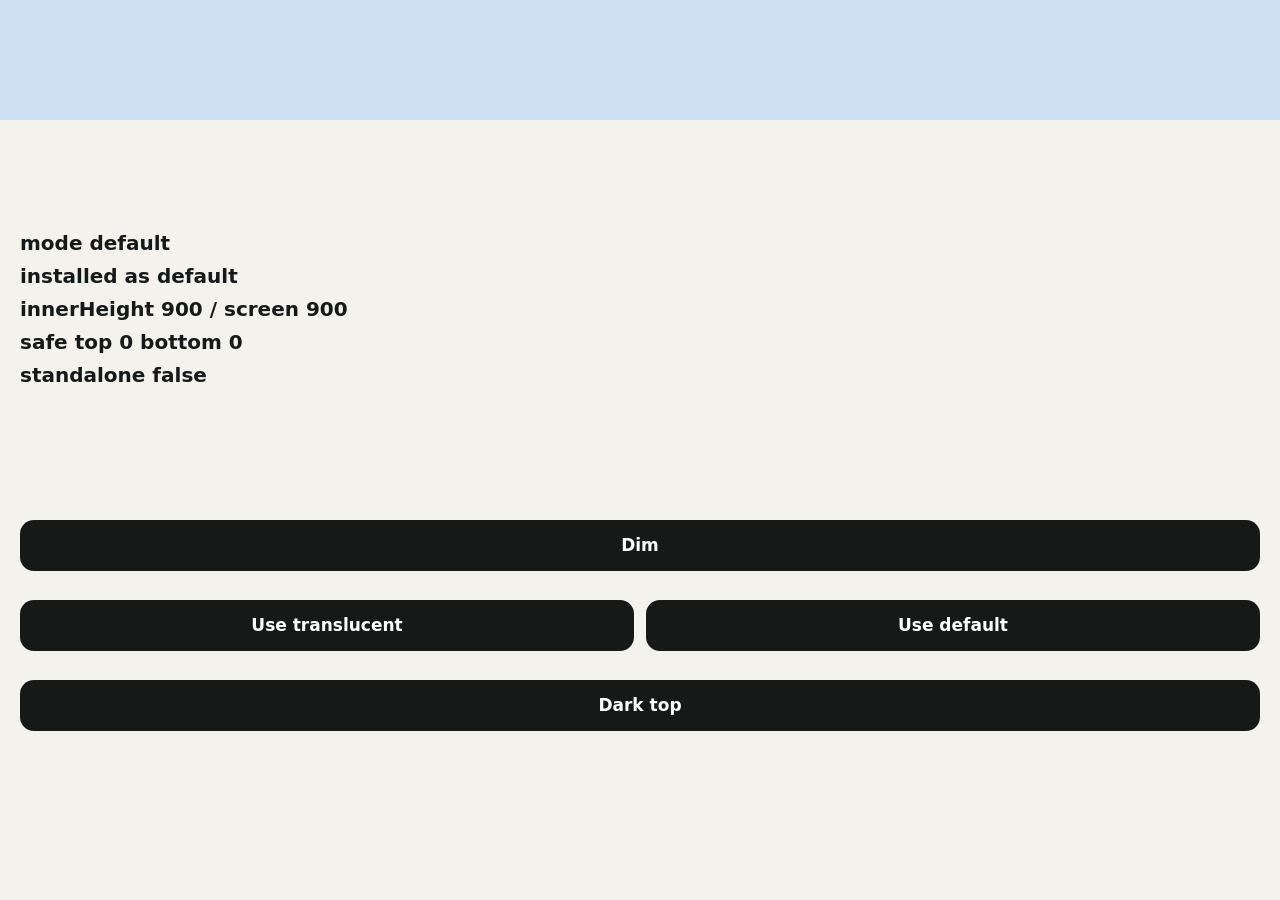
<file: pages/index.html>
<!doctype html>
<html lang="en">
<head>
<meta charset="utf-8">
<meta name="viewport" content="width=device-width,initial-scale=1,viewport-fit=cover">
<meta name="apple-mobile-web-app-capable" content="yes">
<script>
// Status-bar test page for RITMO (test only). ?m=bt installs as "SB bt" with black-translucent;
// no ?m installs as "SB default". A button stores another mode on the device and reloads, to see
// whether an already-installed app picks a new mode up.
(function () {
  var q = new URLSearchParams(location.search), stored = null;
  try { stored = localStorage.getItem("sb-mode"); } catch (e) {}
  var installed = q.get("m") === "bt" ? "black-translucent" : "default";
  var mode = stored || installed;
  // Variants that mirror RITMO's head, to find what keeps RITMO below the clock:
  //   ?tc=1  theme-color #f4f2ec (RITMO has it)    ?mf=1  a web app manifest, display standalone (RITMO has it)
  var tc = q.get("tc") === "1", mf = q.get("mf") === "1";
  var name = tc && mf ? "SB both" : tc ? "SB theme" : mf ? "SB manifest" : installed === "default" ? "SB default" : "SB bt";
  window.SB = { mode: mode, installed: installed, stored: stored, variant: (tc ? "theme-color " : "") + (mf ? "manifest" : "") };
  document.write('<meta name="apple-mobile-web-app-status-bar-style" content="' + mode + '">');
  document.write('<meta name="apple-mobile-web-app-title" content="' + name + '">');
  document.write('<title>' + name + '</title>');
  if (tc) document.write('<meta name="theme-color" content="#f4f2ec">');
  if (mf) document.write('<link rel="manifest" href="manifest' + (tc ? "-both" : "") + '.json">');
})();
</script>
<style>
  html { background: #f4f2ec; }
  body { margin: 0; font: 17px/1.35 -apple-system, system-ui, sans-serif; color: #151a19; min-height: 100vh; }
  #top { position: absolute; left: 0; right: 0; top: 0; height: 120px; background: #cfe0f5; }
  #readings { position: absolute; top: 230px; left: 20px; right: 20px; font-size: 20px; font-weight: 600; }
  #readings div { margin-bottom: 6px; }
  .row { position: absolute; left: 20px; right: 20px; display: flex; gap: 12px; }
  button { flex: 1; font: inherit; font-weight: 600; padding: 14px; border: 0; border-radius: 14px; background: #151a19; color: #fff; }
  #dim { position: fixed; inset: 0; background: #00000055; opacity: 0; transition: opacity .3s; pointer-events: none; z-index: 5; }
  #dim.on { opacity: 1; }
  #probe { position: fixed; top: 0; left: 0; width: 1px; height: 1px; visibility: hidden; padding: env(safe-area-inset-top) 0 env(safe-area-inset-bottom); }
</style>
</head>
<body>
<div id="top"></div>
<div id="readings"></div>
<div class="row" style="top:520px"><button id="dimBtn" aria-label="Dim">Dim</button></div>
<div class="row" style="top:680px"><button id="darkBtn" aria-label="Dark top">Dark top</button></div>
<div class="row" style="top:600px"><button id="useBt" aria-label="Use translucent">Use translucent</button><button id="useDef" aria-label="Use default">Use default</button></div>
<div id="dim"></div>
<div id="probe"></div>
<script>
function show() {
  var cs = getComputedStyle(document.getElementById("probe"));
  var L = [
    "mode " + SB.mode + (SB.stored ? " (stored)" : ""),
    "installed as " + SB.installed + (SB.variant ? " + " + SB.variant : ""),
    "innerHeight " + innerHeight + " / screen " + screen.height,
    "safe top " + parseFloat(cs.paddingTop) + " bottom " + parseFloat(cs.paddingBottom),
    "standalone " + (navigator.standalone === true)
  ];
  document.getElementById("readings").innerHTML = L.map(function (s) { return "<div>" + s + "</div>"; }).join("");
}
show(); setTimeout(show, 500); setTimeout(show, 1500);
document.getElementById("dimBtn").onclick = function () { document.getElementById("dim").classList.toggle("on"); };
document.getElementById("darkBtn").onclick = function () { var t = document.getElementById("top"); t.style.background = t.style.background ? "" : "#151a19"; };
document.getElementById("useBt").onclick = function () { localStorage.setItem("sb-mode", "black-translucent"); location.reload(); };
document.getElementById("useDef").onclick = function () { localStorage.setItem("sb-mode", "default"); location.reload(); };
</script>
</body>
</html>
</file>
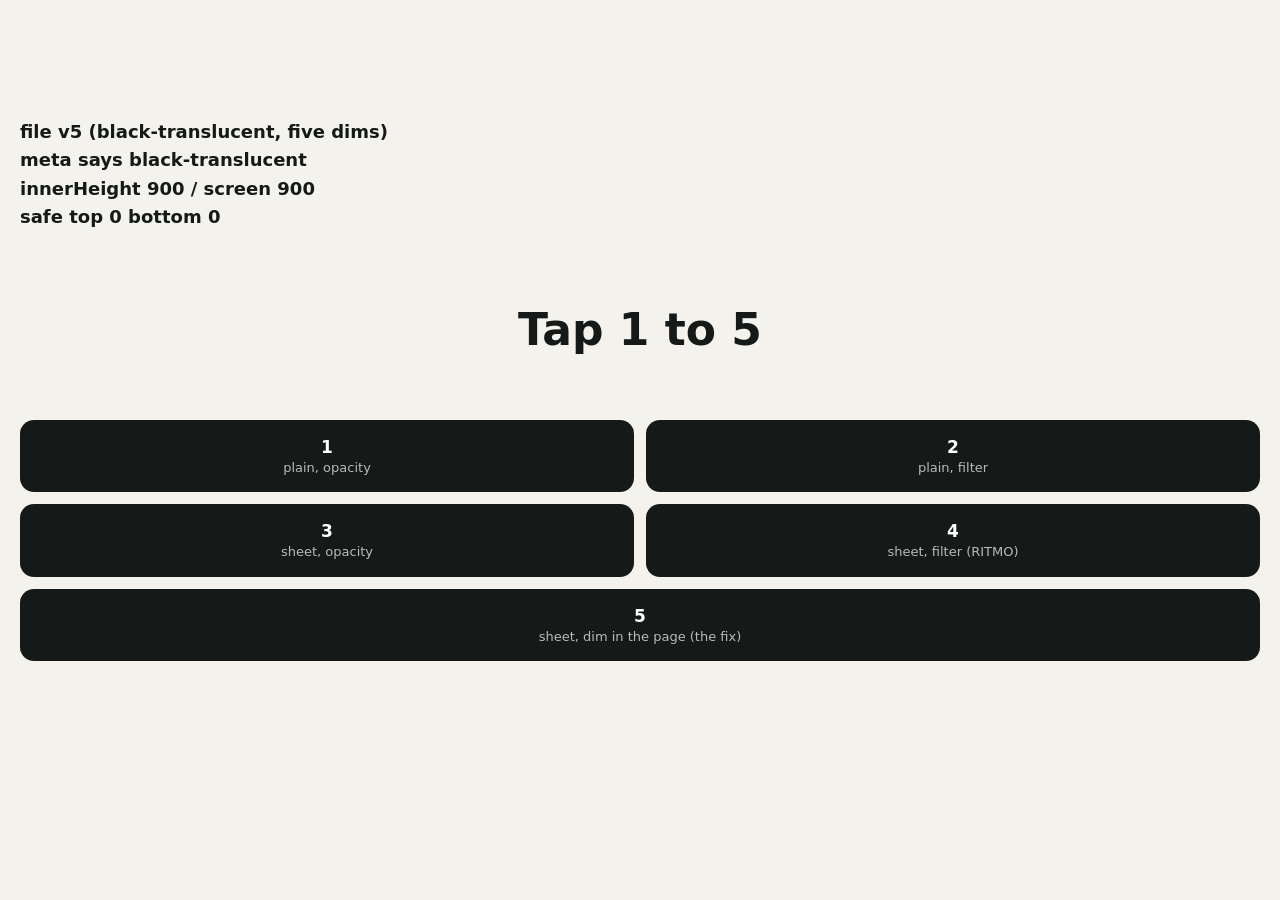
<file: docs/static/index.html>
<!doctype html>
<html lang="en">
<head>
<meta charset="utf-8">
<meta name="viewport" content="width=device-width,initial-scale=1,viewport-fit=cover">
<meta name="apple-mobile-web-app-capable" content="yes">
<meta name="apple-mobile-web-app-status-bar-style" content="black-translucent">
<meta name="apple-mobile-web-app-title" content="SB static">
<title>SB static</title>
<script>
// Static variant: the status-bar setting is written in the HTML itself, like RITMO's.
// v4 (19 Nov): black-translucent again, like RITMO Dev, plus four ways to dim the page, to find which one iOS
// paints behind the clock in one step and which it follows frame by frame.
window.FILE = "v5 (black-translucent, five dims)";
window.SB = { mode: document.querySelector('meta[name="apple-mobile-web-app-status-bar-style"]').content };
</script>
<style>
  html { background: #f4f2ec; }
  body { margin: 0; font: 17px/1.35 -apple-system, system-ui, sans-serif; color: #151a19; min-height: 100vh; }
  #readings { position: absolute; top: 120px; left: 20px; right: 20px; font-size: 18px; font-weight: 600; }
  #readings div { margin-bottom: 4px; }
  #now { position: absolute; top: 300px; left: 20px; right: 20px; font-size: 44px; font-weight: 800; text-align: center; }
  .grid { position: absolute; left: 20px; right: 20px; top: 420px; display: grid; grid-template-columns: 1fr 1fr; gap: 12px; }
  button { font: inherit; font-weight: 600; padding: 16px 10px; border: 0; border-radius: 14px; background: #151a19; color: #fff; }
  button small { display: block; font-weight: 400; opacity: .7; font-size: 13px; }
  /* 1 and 2: a plain element over the page, always there. */
  .dim { position: fixed; inset: 0; background: #00000055; pointer-events: none; z-index: 5; }
  #d1 { opacity: 0; transition: opacity 220ms ease-out; }
  #d1.on { opacity: 1; }
  #d2 { display: none; filter: opacity(0); transition: filter 220ms ease-out; }
  #d2.shown { display: block; }
  #d2.on { filter: opacity(1); }
  /* 3 and 4: a modal dialog (a light sheet at the bottom) with its backdrop, as RITMO's dock. */
  dialog { margin: auto 0 0; width: 100%; max-width: none; height: 45vh; border: 0; border-radius: 26px 26px 0 0; padding: 24px; box-sizing: border-box; background: #f4f2ec; }
  dialog::backdrop { background: #00000055; }
  #s3::backdrop { animation: b3in 220ms ease-out; }
  #s3.closing::backdrop { animation: b3out 180ms ease-in forwards; }
  @keyframes b3in { from { opacity: 0; } }
  @keyframes b3out { to { opacity: 0; } }
  #s4::backdrop { animation: b4in 220ms ease-out; }
  #s4.closing::backdrop { animation: b4out 180ms ease-in forwards; }
  @keyframes b4in { from { filter: opacity(0); } }
  @keyframes b4out { to { filter: opacity(0); } }
  /* 5: the sheet's own backdrop hidden; the dim is an ordinary layer in the page (position: absolute), which WebKit
     never samples for the clock area, so the page itself shows there, dim and all, every frame. */
  #s5::backdrop { display: none; }
  #d5 { position: absolute; left: 0; top: 0; width: 100%; height: 100lvh; background: #00000055; opacity: 0; transition: opacity 220ms ease-out; pointer-events: none; z-index: 5; }
  #d5.on { opacity: 1; }
  #d5.off { transition-duration: 180ms; transition-timing-function: ease-in; }
  #probe { position: fixed; top: 0; left: 0; width: 1px; height: 1px; visibility: hidden; padding: env(safe-area-inset-top) 0 env(safe-area-inset-bottom); }
</style>
</head>
<body>
<div id="readings"></div>
<div id="now">Tap 1 to 5</div>
<div class="grid">
  <button id="b1" aria-label="Dim 1">1<small>plain, opacity</small></button>
  <button id="b2" aria-label="Dim 2">2<small>plain, filter</small></button>
  <button id="b3" aria-label="Dim 3">3<small>sheet, opacity</small></button>
  <button id="b4" aria-label="Dim 4">4<small>sheet, filter (RITMO)</small></button>
  <button id="b5" aria-label="Dim 5" style="grid-column: span 2">5<small>sheet, dim in the page (the fix)</small></button>
</div>
<div id="d1" class="dim"></div>
<div id="d2" class="dim"></div>
<dialog id="s3"><b>Sheet 3</b></dialog>
<dialog id="s4"><b>Sheet 4</b></dialog>
<div id="d5"></div>
<dialog id="s5"><b>Sheet 5</b></dialog>
<div id="probe"></div>
<script>
function show() {
  var cs = getComputedStyle(document.getElementById("probe"));
  var L = [
    "file " + FILE,
    "meta says " + SB.mode,
    "innerHeight " + innerHeight + " / screen " + screen.height,
    "safe top " + parseFloat(cs.paddingTop) + " bottom " + parseFloat(cs.paddingBottom)
  ];
  document.getElementById("readings").innerHTML = L.map(function (s) { return "<div>" + s + "</div>"; }).join("");
}
show(); setTimeout(show, 500); setTimeout(show, 1500);
var busy = false, now = document.getElementById("now");
function run(n, on, off) { if (busy) return; busy = true; now.textContent = "Now: " + n; on(); setTimeout(function () { off(); setTimeout(function () { now.textContent = "Done: " + n; busy = false; }, 400); }, 1600); }
function plain(id) { var d = document.getElementById(id); return [function () { d.classList.add("on"); }, function () { d.classList.remove("on"); }]; }
function sheet(id) { var s = document.getElementById(id); return [function () { s.showModal(); }, function () { s.classList.add("closing"); setTimeout(function () { s.close(); s.classList.remove("closing"); }, 180); }]; }
function sheet5() { var s = document.getElementById("s5"), d = document.getElementById("d5"); return [function () { d.classList.remove("off"); s.showModal(); d.classList.add("on"); }, function () { d.classList.add("off"); d.classList.remove("on"); setTimeout(function () { s.close(); }, 180); }]; }
// 2 is added only while it runs: idle on the page at filter opacity(0), WebKit would count it as a dim and grey the clock area for every other test.
function plain2() { var d = document.getElementById("d2"); return [function () { d.classList.add("shown"); requestAnimationFrame(function () { requestAnimationFrame(function () { d.classList.add("on"); }); }); }, function () { d.classList.remove("on"); setTimeout(function () { d.classList.remove("shown"); }, 220); }]; }
[["b5", sheet5()], ["b1", plain("d1")], ["b2", plain2()], ["b3", sheet("s3")], ["b4", sheet("s4")]].forEach(function (x, i) {
  document.getElementById(x[0]).onclick = function () { run(x[0].slice(1), x[1][0], x[1][1]); };
});
</script>
</body>
</html>
</file>
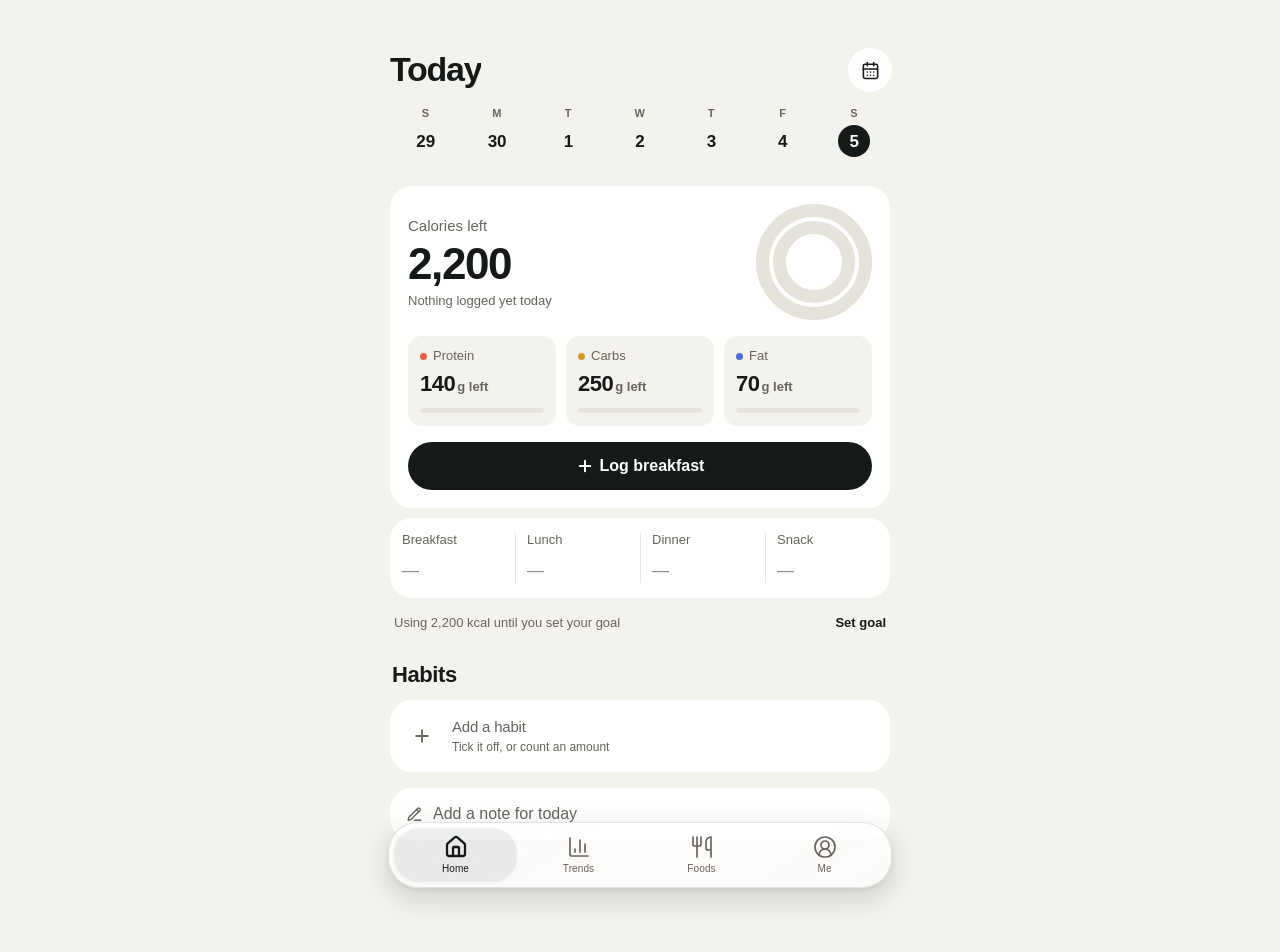
<file: pages/ritmo-dist/index.html>
<!doctype html><html lang="en" class="launching"><head><meta charset="UTF-8"/><meta name="viewport" content="width=device-width,initial-scale=1,viewport-fit=cover"/><meta name="theme-color" content="#f4f2ec"/><meta name="apple-mobile-web-app-capable" content="yes"/><meta name="apple-mobile-web-app-status-bar-style" content="black-translucent"/><meta name="description" content="Your private, offline home for daily nutrition and habits."/><link rel="apple-touch-icon" href="./apple-touch-icon.png"/><meta name="application-name" content="RITMO"/><meta name="apple-mobile-web-app-title" content="RITMO"/><link rel="icon" type="image/png" href="./favicon.png"/><title>RITMO</title><!-- Personal Hub: legacy repair compatibility --><script>/* 1.49: open in RITMO's own appearance (Me → Appearance), known before the first paint. 1.49.2: the logo's centre sits at 46 % of the screen. The page starts below the status bar (screen.height − innerHeight: 62 pt on the owner's iPhone), but in a launch's first frame the page is still laid out full height (log: 874, then 812), so that frame can't tell. The offset is measured once the height has settled and kept for the next launch (1.50: a new key, so a launch after the page moved under the clock, offset 0, never uses the old 62); until it is known (the very first launch) the logo waits those few frames. */(function(){try{var H=Math.max(screen.width,screen.height),R=document.documentElement;if(navigator.standalone||matchMedia("(display-mode: standalone)").matches){var K="ritmo-page-offset-2",o=parseFloat(localStorage.getItem(K)),ok=function(x){return x>=0&&x<200},place=function(x){R.style.setProperty("--launch-top",Math.round(H*0.46-x-35.5)+"px")};if(ok(o))place(o);else R.classList.add("launch-wait");var last=-1,same=0,n=0;(function f(){var h=window.innerHeight;same=h===last?same+1:0;last=h;if(same>=2||++n>40){var x=H-h;if(ok(x)){try{localStorage.setItem(K,String(x))}catch(e){}if(!ok(o))place(x)}R.classList.remove("launch-wait");return}requestAnimationFrame(f)})()}}catch(e){}try{var a=localStorage.getItem("ritmo-appearance");if(a==="light"||a==="dark"){document.documentElement.setAttribute("data-appearance",a);var m=document.querySelector('meta[name="theme-color"]');if(m)m.setAttribute("content",a==="dark"?"#000000":"#f4f2ec")}}catch(e){}})();</script><style>
html,body{margin:0;background:#f4f2ec;color:#151a19}html.launching{overflow:hidden;overscroll-behavior:none}#launch{position:fixed;inset:0;z-index:9000;background:#f4f2ec;touch-action:none;-webkit-user-select:none;user-select:none;transition:opacity .2s ease-out}#launch.leaving{opacity:0;pointer-events:none}.launch-logo{position:absolute;left:0;right:0;top:var(--launch-top,calc(46% - 35.5px));margin:0 auto;width:min(280px,75vw);height:auto}.launch-logo.on-dark{display:none}html.launch-wait .launch-logo{visibility:hidden}@media(prefers-color-scheme:dark){:root:not([data-appearance="light"]),:root:not([data-appearance="light"]) body,:root:not([data-appearance="light"]) #launch{background:#000;color:#f5f5f7}:root:not([data-appearance="light"]) .launch-logo.on-light{display:none}:root:not([data-appearance="light"]) .launch-logo.on-dark{display:block}}:root[data-appearance="dark"],:root[data-appearance="dark"] body,:root[data-appearance="dark"] #launch{background:#000;color:#f5f5f7}:root[data-appearance="dark"] .launch-logo.on-light{display:none}:root[data-appearance="dark"] .launch-logo.on-dark{display:block}@media(prefers-reduced-motion:reduce){#launch{transition:none}}
</style><script>/* 1.49.0.2 launch probe: the first frames' viewport, safe areas and logo position, kept in the on-device log (Me → Settings → tap the version line). */(function(){try{var L=[],t0=performance.now(),n=0,p=document.createElement("div");p.style.cssText="position:fixed;left:0;top:0;width:1px;height:1px;visibility:hidden;pointer-events:none;padding:env(safe-area-inset-top) 0 env(safe-area-inset-bottom)";var r=Math.round;function f(){try{if(!p.isConnected&&document.body)document.body.appendChild(p);var v=window.visualViewport,cs=p.isConnected?getComputedStyle(p):null,lg=null;document.querySelectorAll("#launch .launch-logo").forEach(function(i){if(getComputedStyle(i).display!=="none")lg=i});L.push(r(performance.now()-t0)+" ih "+innerHeight+" ch "+document.documentElement.clientHeight+" vv "+(v?r(v.height)+"@"+r(v.offsetTop):"-")+" sy "+r(scrollY)+" safe "+(cs?parseFloat(cs.paddingTop)+"/"+parseFloat(cs.paddingBottom):"-")+" logo "+(lg?r(lg.getBoundingClientRect().top)+(lg.complete?"":" loading"):"-")+" screen "+screen.height)}catch(e){L.push("err "+e.message)}if(++n<24&&performance.now()-t0<1500)requestAnimationFrame(f);else{try{var k="ritmo.pull-log",o=(localStorage.getItem(k)||"").split("\n").filter(Boolean);localStorage.setItem(k,o.concat(["— launch "+new Date().toTimeString().slice(0,8)+" "+(matchMedia("(display-mode: standalone)").matches?"standalone":"browser")],L).slice(-120).join("\n"))}catch(e){}}}requestAnimationFrame(f)}catch(e){}})();</script>  <script type="module" crossorigin src="./assets/index-s4TUkJqt.js"></script>
  <link rel="modulepreload" crossorigin href="./assets/charts-mVdZrbRW.js">
  <link rel="stylesheet" crossorigin href="./assets/index-YWqM7kUP.css">
<link rel="manifest" href="./manifest.webmanifest"></head><body><div id="root"><noscript><p>Enable JavaScript to open RITMO.</p></noscript></div><div id="launch" role="img" aria-label="Opening RITMO"><img class="launch-logo on-light" src="./brand/ritmo-black.svg" width="280" height="71" alt=""/><img class="launch-logo on-dark" src="./brand/ritmo-white.svg" width="280" height="71" alt=""/></div><aside id="boot-repair" hidden style="position:fixed;z-index:99999;inset:auto 16px max(16px,env(safe-area-inset-bottom));max-width:480px;margin:auto;padding:20px;border-radius:20px;background:#202023;color:#fff;font:15px/1.5 system-ui;box-shadow:0 8px 40px #0005"><strong>Having trouble opening RITMO?</strong><p>Repair the downloaded app files while keeping your diary, cards and settings on this device. An internet connection is needed.</p><button id="repair-files" style="font:inherit;padding:12px 16px;border:0;border-radius:12px;background:#151a19;color:white">Repair app files</button> <button id="dismiss-repair" style="font:inherit;padding:12px;border:0;border-radius:12px">Dismiss</button><p id="repair-status" role="status"></p></aside>
<script>
(function () {
  var panel = document.getElementById('boot-repair');
  var button = document.getElementById('repair-files');
  var status = document.getElementById('repair-status');
  var scope = new URL('./', location.href).href;
  var timer = setTimeout(function () { panel.hidden = false; var l = document.getElementById('launch'); if (l && l.remove) l.remove(); if (document.documentElement) document.documentElement.classList.remove('launching'); }, 15000);
  window.addEventListener('personal-hub-ready', function () { clearTimeout(timer); panel.hidden = true; });
  window.addEventListener('personal-hub-repair', function () { panel.hidden = false; });
  document.getElementById('dismiss-repair').onclick = function () { panel.hidden = true; };
  button.onclick = async function () {
    button.disabled = true;
    status.textContent = 'Checking fresh app files…';
    var abort = new AbortController();
    var deadline = setTimeout(function () { abort.abort(); }, 20000);
    try {
      var url = new URL('index.html', scope);
      url.searchParams.set('repair-check', Date.now());
      var response = await fetch(url, {cache:'no-store', signal:abort.signal});
      if (!response.ok) throw new Error('Connection failed');
      var html = await response.text();
      var doc = new DOMParser().parseFromString(html, 'text/html');
      var entry = doc.querySelector('script[type="module"][src]');
      if (!entry || !html.includes('RITMO')) throw new Error('App files unavailable');
      var asset = new URL(entry.getAttribute('src'), scope);
      if (asset.origin !== location.origin) throw new Error('Unexpected app source');
      asset.searchParams.set('repair-check', Date.now());
      var check = await fetch(asset, {cache:'no-store', signal:abort.signal});
      if (!check.ok || !(check.headers.get('content-type') || '').includes('javascript')) throw new Error('App script unavailable');
      await check.text();
      status.textContent = 'Refreshing app files. Your saved data is kept…';
      if ('serviceWorker' in navigator) {
        var registrations = await navigator.serviceWorker.getRegistrations();
        for (var registration of registrations) if (registration.scope === scope) await registration.unregister();
      }
      if ('caches' in window) {
        var names = await caches.keys();
        for (var name of names) if (name.startsWith('workbox-precache-') && name.endsWith(scope)) await caches.delete(name);
      }
      location.replace(scope);
    } catch (error) {
      status.textContent = 'Could not refresh app files. Check your connection and try again. Your diary has not been erased.';
      button.disabled = false;
    } finally { clearTimeout(deadline); }
  };
})();
</script></body></html>
</file>
